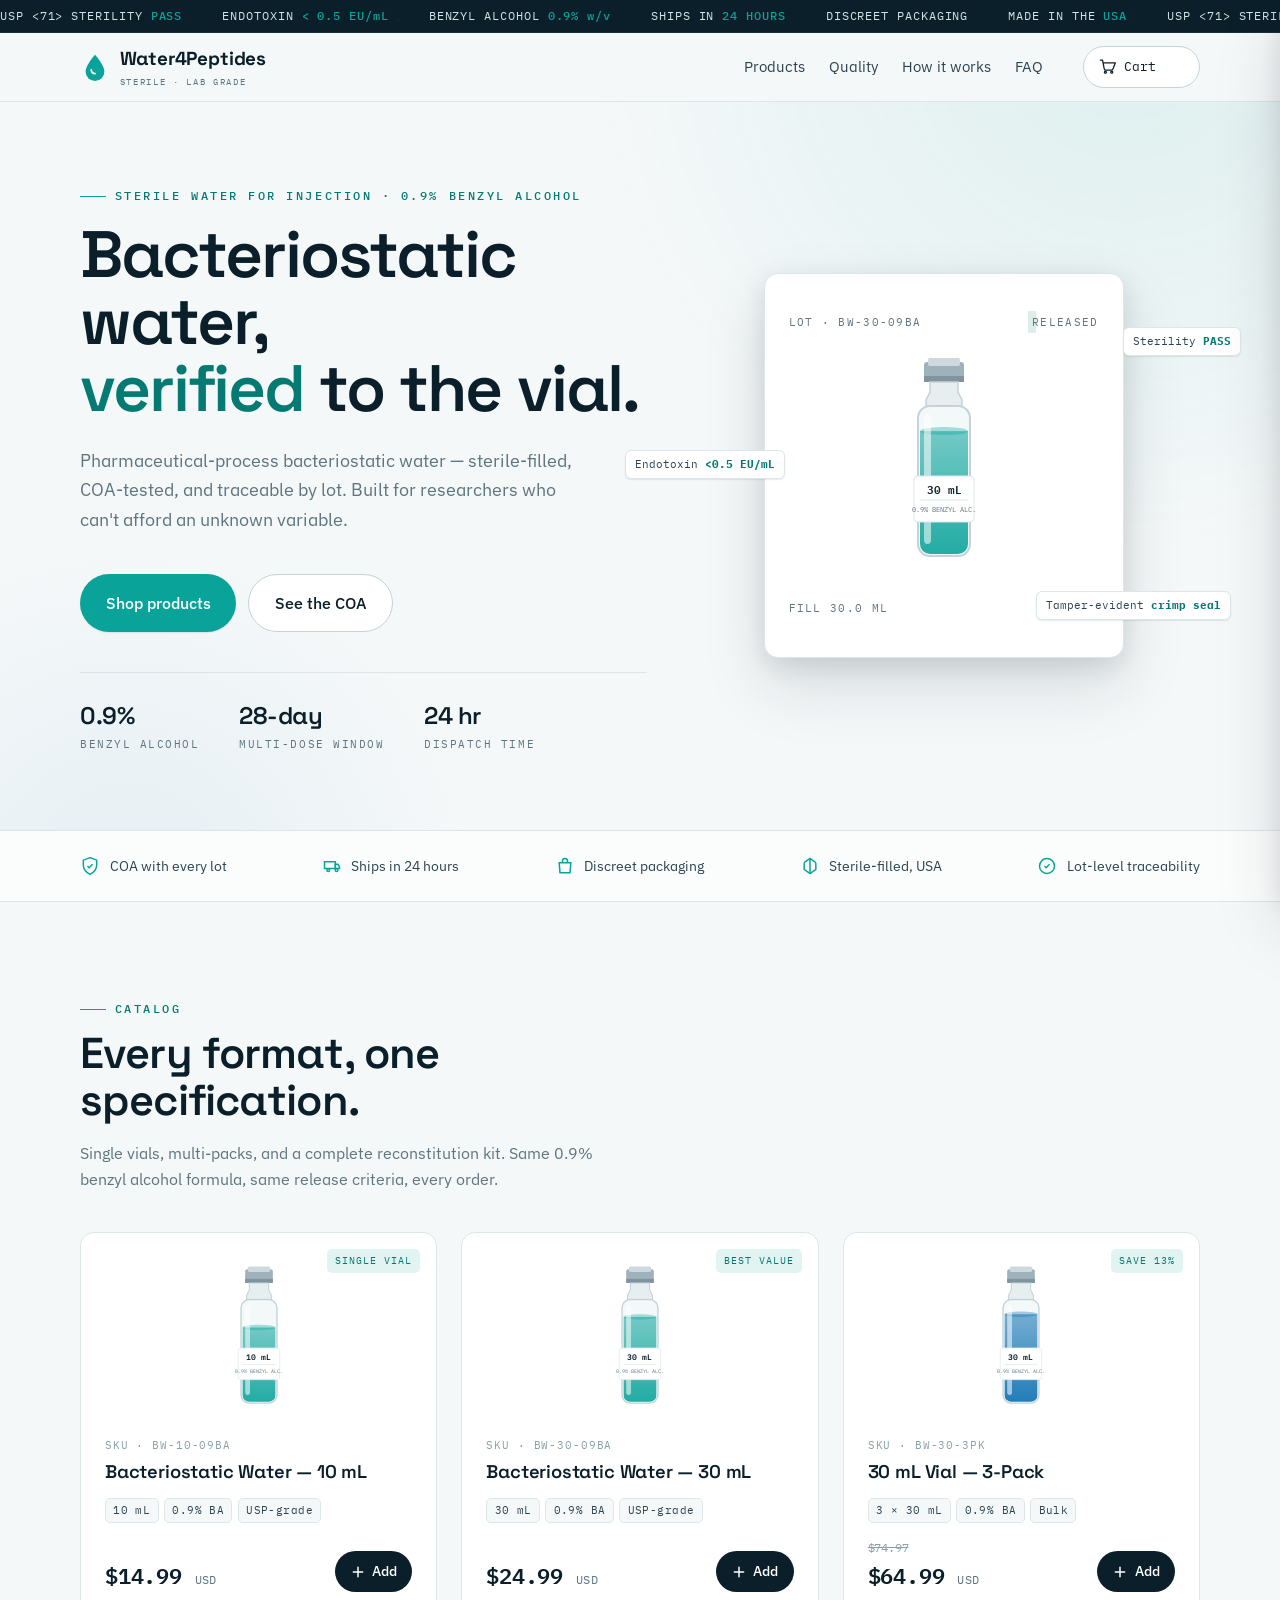
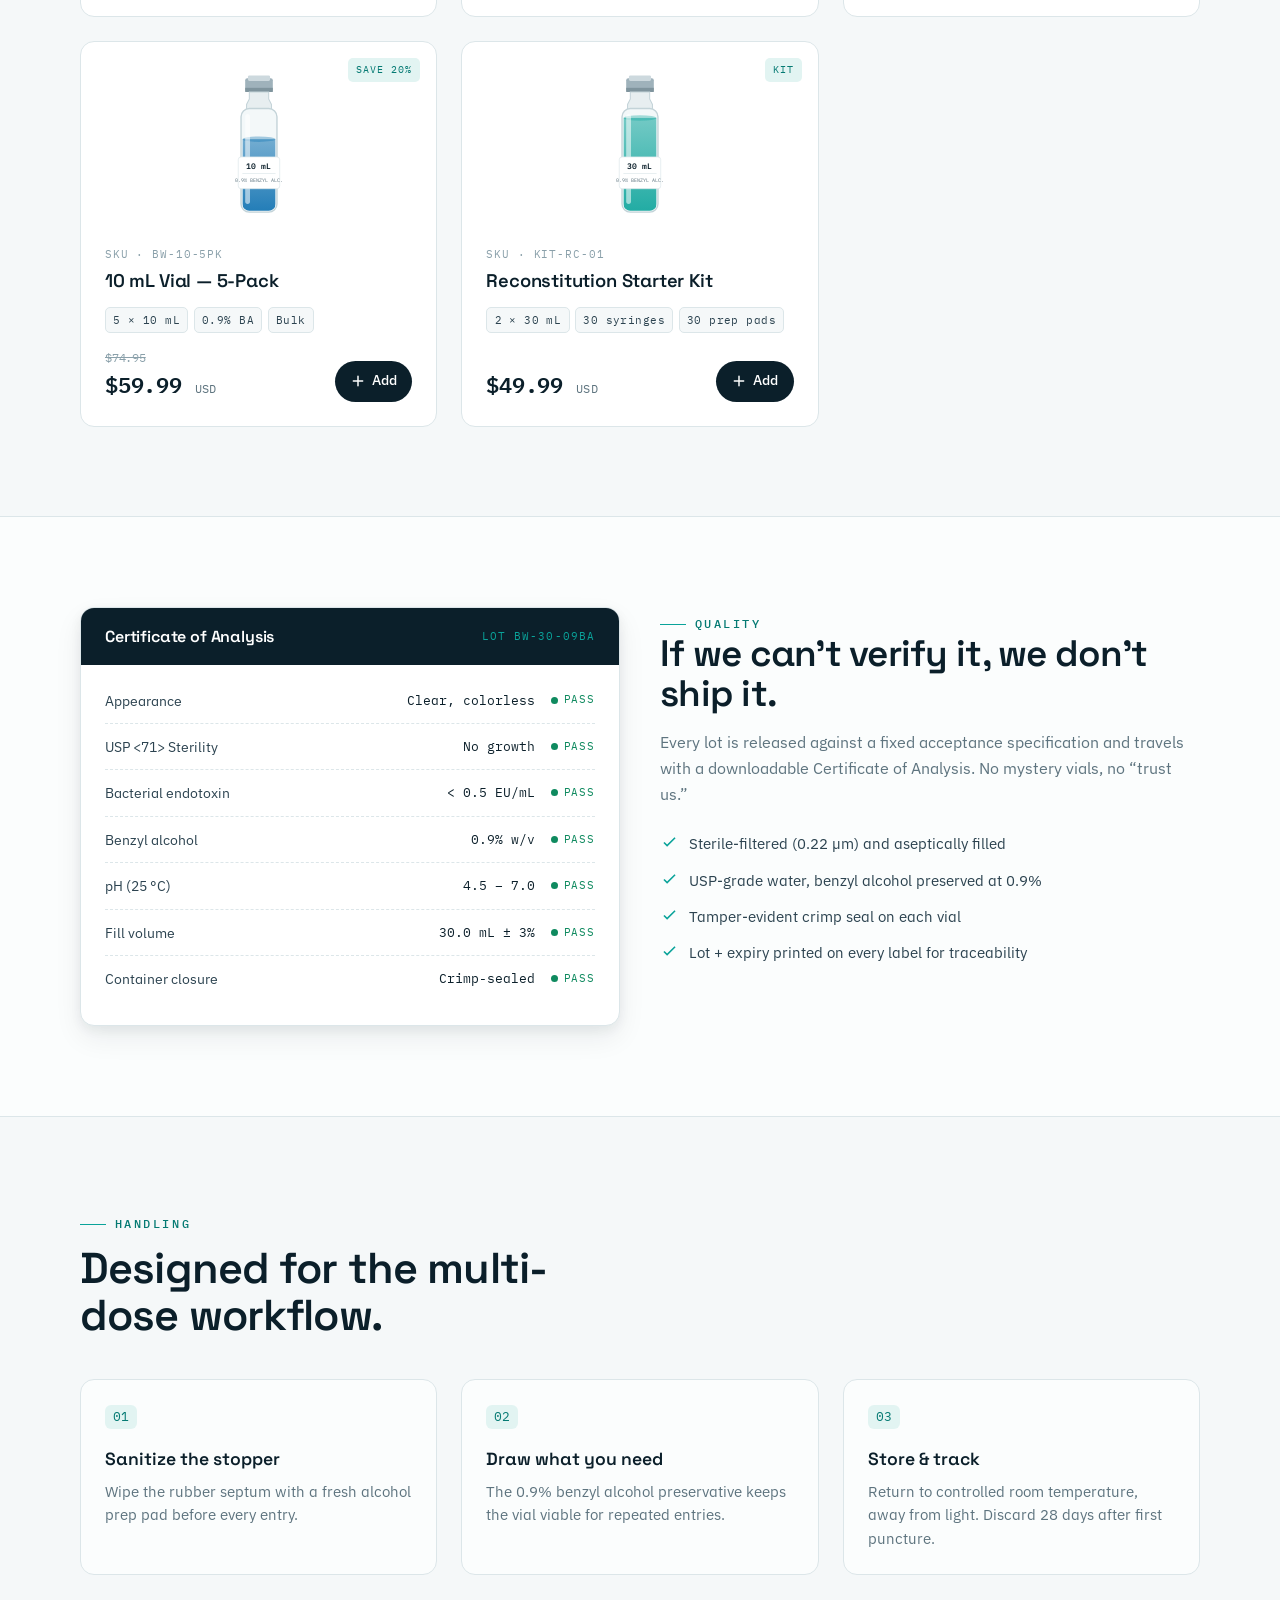
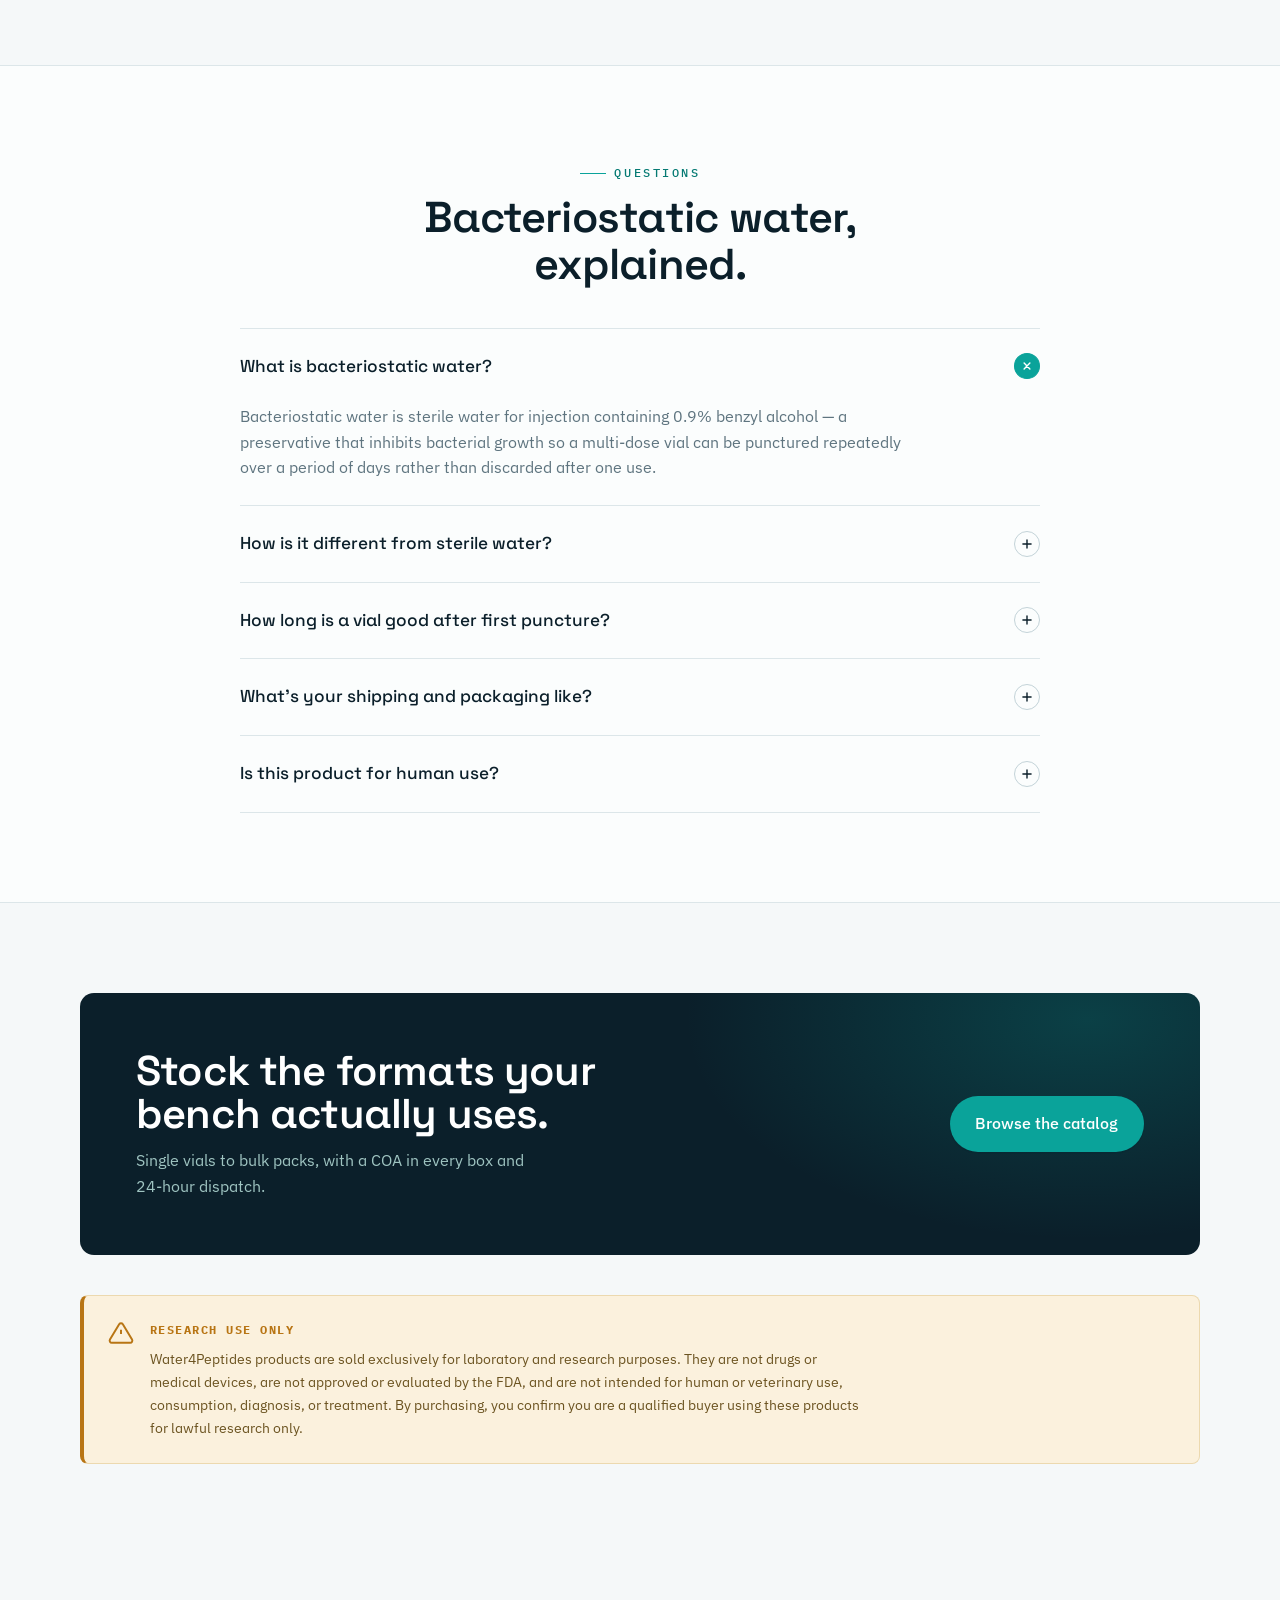
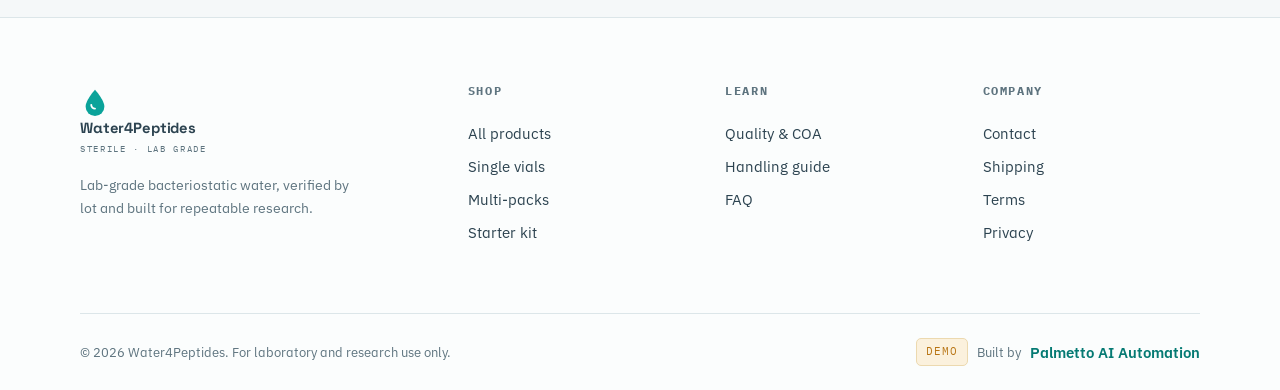
<file: index.html>
<!DOCTYPE html>
<html lang="en">
<head>
  <meta charset="UTF-8" />
  <meta name="viewport" content="width=device-width, initial-scale=1" />
  <title>Water4Peptides — Sterile Bacteriostatic Water (0.9% Benzyl Alcohol) | Lab & Research Use</title>
  <meta name="description" content="Lab-grade bacteriostatic water — 0.9% benzyl alcohol in sterile water for injection. USP-process, COA-verified, sterile-filled in the USA. Ships in 24 hours. For laboratory and research use only." />
  <meta name="theme-color" content="#0b1f2a" />
  <link rel="canonical" href="https://palmettoai.github.io/bac-water-site/" />

  <!-- Open Graph / Twitter -->
  <meta property="og:type" content="website" />
  <meta property="og:site_name" content="Water4Peptides" />
  <meta property="og:title" content="Water4Peptides — Sterile Bacteriostatic Water, COA-Verified" />
  <meta property="og:description" content="0.9% benzyl alcohol bacteriostatic water. Sterile-filled in the USA, lab-tested, ships in 24h. For laboratory and research use only." />
  <meta property="og:url" content="https://palmettoai.github.io/bac-water-site/" />
  <meta property="og:image" content="https://palmettoai.github.io/bac-water-site/assets/og.png" />
  <meta name="twitter:card" content="summary_large_image" />
  <meta name="twitter:title" content="Water4Peptides — Sterile Bacteriostatic Water" />
  <meta name="twitter:description" content="COA-verified 0.9% benzyl alcohol bacteriostatic water. Sterile-filled in the USA. Research use only." />
  <meta name="twitter:image" content="https://palmettoai.github.io/bac-water-site/assets/og.png" />

  <!-- Fonts -->
  <link rel="preconnect" href="https://fonts.googleapis.com" />
  <link rel="preconnect" href="https://fonts.gstatic.com" crossorigin />
  <link href="https://fonts.googleapis.com/css2?family=Space+Grotesk:wght@500;600;700&family=IBM+Plex+Sans:wght@400;500;600&family=IBM+Plex+Mono:wght@400;500;600&display=swap" rel="stylesheet" />

  <link rel="stylesheet" href="assets/css/styles.css" />
  <link rel="icon" href="data:image/svg+xml,%3Csvg xmlns='http://www.w3.org/2000/svg' viewBox='0 0 32 32'%3E%3Cpath d='M16 3C16 3 6 14 6 21a10 10 0 0 0 20 0C26 14 16 3 16 3Z' fill='%230aa39a'/%3E%3C/svg%3E" />

  <!-- Structured data -->
  <script type="application/ld+json">
  {
    "@context": "https://schema.org",
    "@type": "Store",
    "name": "Water4Peptides",
    "description": "Lab-grade bacteriostatic water (0.9% benzyl alcohol) for laboratory and research use.",
    "url": "https://palmettoai.github.io/bac-water-site/",
    "image": "https://palmettoai.github.io/bac-water-site/assets/og.png",
    "priceRange": "$$",
    "areaServed": "US"
  }
  </script>
  <script type="application/ld+json">
  {
    "@context": "https://schema.org",
    "@type": "FAQPage",
    "mainEntity": [
      {"@type":"Question","name":"What is bacteriostatic water?","acceptedAnswer":{"@type":"Answer","text":"Bacteriostatic water is sterile water for injection containing 0.9% benzyl alcohol, a preservative that inhibits bacterial growth and allows a multi-dose vial to be punctured repeatedly over time."}},
      {"@type":"Question","name":"How is it different from sterile water?","acceptedAnswer":{"@type":"Answer","text":"Plain sterile water has no preservative and is single-use once opened. The 0.9% benzyl alcohol in bacteriostatic water lets the vial be re-entered for up to 28 days when stored properly."}},
      {"@type":"Question","name":"How long is a vial good for after first puncture?","acceptedAnswer":{"@type":"Answer","text":"Up to 28 days when stored at controlled room temperature, away from light, with the stopper sanitized before each entry."}},
      {"@type":"Question","name":"Is this product for human use?","acceptedAnswer":{"@type":"Answer","text":"No. All products are sold strictly for laboratory and research use only. They are not drugs, are not FDA-evaluated, and are not for human or veterinary use."}}
    ]
  }
  </script>
</head>
<body>

  <!-- sterility ticker -->
  <div class="ticker" aria-hidden="true">
    <div class="ticker__track">
      <span>USP &lt;71&gt; STERILITY <b>PASS</b></span>
      <span>ENDOTOXIN <b>&lt; 0.5 EU/mL</b></span>
      <span>BENZYL ALCOHOL <b>0.9% w/v</b></span>
      <span>SHIPS IN <b>24 HOURS</b></span>
      <span>DISCREET PACKAGING</span>
      <span>MADE IN THE <b>USA</b></span>
      <span>USP &lt;71&gt; STERILITY <b>PASS</b></span>
      <span>ENDOTOXIN <b>&lt; 0.5 EU/mL</b></span>
      <span>BENZYL ALCOHOL <b>0.9% w/v</b></span>
      <span>SHIPS IN <b>24 HOURS</b></span>
      <span>DISCREET PACKAGING</span>
      <span>MADE IN THE <b>USA</b></span>
    </div>
  </div>

  <!-- header -->
  <header class="hdr">
    <div class="wrap hdr__bar">
      <a class="brand" href="/" aria-label="Water4Peptides home">
        <svg class="brand__mark" viewBox="0 0 32 32" aria-hidden="true">
          <path d="M16 3C16 3 6 14 6 21a10 10 0 0 0 20 0C26 14 16 3 16 3Z" fill="#0aa39a"/>
          <path d="M16 3C16 3 6 14 6 21a10 10 0 0 0 20 0C26 14 16 3 16 3Z" fill="#057a73" opacity=".0"/>
          <path d="M12 19a4 4 0 0 0 4 4" stroke="#fff" stroke-width="2" fill="none" stroke-linecap="round"/>
        </svg>
        <span>Water4Peptides<small>STERILE · LAB GRADE</small></span>
      </a>
      <nav class="nav" id="nav" aria-label="Primary">
        <a href="#products">Products</a>
        <a href="#quality">Quality</a>
        <a href="#how">How it works</a>
        <a href="#faq">FAQ</a>
      </nav>
      <div class="hdr__actions">
        <button class="cart-btn" id="cart-button" data-open-cart aria-label="Open cart">
          <svg width="17" height="17" viewBox="0 0 24 24" fill="none" stroke="currentColor" stroke-width="1.8" stroke-linecap="round" stroke-linejoin="round" aria-hidden="true"><circle cx="9" cy="20" r="1.4"/><circle cx="18" cy="20" r="1.4"/><path d="M2 3h3l2.4 12.3a2 2 0 0 0 2 1.7h8.3a2 2 0 0 0 2-1.6L23 7H6"/></svg>
          <span class="label-hide">Cart</span>
          <span class="cart-btn__count" data-cart-count>0</span>
        </button>
        <button class="menu-toggle" id="menu-toggle" aria-label="Toggle menu" aria-controls="nav">
          <svg width="22" height="22" viewBox="0 0 24 24" fill="none" stroke="currentColor" stroke-width="2" stroke-linecap="round" aria-hidden="true"><path d="M3 6h18M3 12h18M3 18h18"/></svg>
        </button>
      </div>
    </div>
  </header>

  <main>
    <!-- hero -->
    <section class="hero">
      <div class="wrap hero__grid">
        <div>
          <span class="eyebrow">Sterile water for injection · 0.9% benzyl alcohol</span>
          <h1>Bacteriostatic water,<br><em>verified</em> to the vial.</h1>
          <p class="hero__sub">Pharmaceutical-process bacteriostatic water — sterile-filled, COA-tested, and traceable by lot. Built for researchers who can't afford an unknown variable.</p>
          <div class="hero__cta">
            <a href="#products" class="btn btn--primary btn--lg">Shop products</a>
            <a href="#quality" class="btn btn--ghost btn--lg">See the COA</a>
          </div>
          <div class="hero__stats">
            <div class="hero__stat"><div class="n">0.9%</div><div class="l">Benzyl alcohol</div></div>
            <div class="hero__stat"><div class="n">28-day</div><div class="l">Multi-dose window</div></div>
            <div class="hero__stat"><div class="n">24 hr</div><div class="l">Dispatch time</div></div>
          </div>
        </div>
        <div class="hero__viz">
          <div class="viz-card">
            <div class="viz-card__head"><span>LOT · BW-30-09BA</span><span><i class="viz-card__dot"></i> RELEASED</span></div>
            <div class="viz-vial" id="hero-vial"></div>
            <div class="viz-card__head"><span>FILL 30.0 mL</span><span>pH 5.4</span></div>
          </div>
          <div class="callout callout--1">Sterility <b>PASS</b></div>
          <div class="callout callout--2">Endotoxin <b>&lt;0.5 EU/mL</b></div>
          <div class="callout callout--3">Tamper-evident <b>crimp seal</b></div>
        </div>
      </div>
    </section>

    <!-- trust bar -->
    <section class="trustbar">
      <div class="wrap trustbar__row">
        <div class="trust-item"><svg viewBox="0 0 24 24" fill="none" stroke="currentColor" stroke-width="1.8" aria-hidden="true"><path d="M12 2 4 5v6c0 5 3.4 8.5 8 11 4.6-2.5 8-6 8-11V5z"/><path d="m9 12 2 2 4-4"/></svg> COA with every lot</div>
        <div class="trust-item"><svg viewBox="0 0 24 24" fill="none" stroke="currentColor" stroke-width="1.8" aria-hidden="true"><path d="M3 7h13v8H3z"/><path d="M16 10h3l2 3v2h-5z"/><circle cx="7.5" cy="17" r="1.6"/><circle cx="17.5" cy="17" r="1.6"/></svg> Ships in 24 hours</div>
        <div class="trust-item"><svg viewBox="0 0 24 24" fill="none" stroke="currentColor" stroke-width="1.8" aria-hidden="true"><path d="M5 8h14l-1 12H6z"/><path d="M9 8V6a3 3 0 0 1 6 0v2"/></svg> Discreet packaging</div>
        <div class="trust-item"><svg viewBox="0 0 24 24" fill="none" stroke="currentColor" stroke-width="1.8" aria-hidden="true"><path d="M12 3v18M5 8l7-5 7 5"/><path d="M5 8v8l7 5 7-5V8"/></svg> Sterile-filled, USA</div>
        <div class="trust-item"><svg viewBox="0 0 24 24" fill="none" stroke="currentColor" stroke-width="1.8" aria-hidden="true"><circle cx="12" cy="12" r="9"/><path d="m9 12 2 2 4-4"/></svg> Lot-level traceability</div>
      </div>
    </section>

    <!-- products -->
    <section class="section" id="products">
      <div class="wrap">
        <div class="section-head reveal">
          <span class="eyebrow">Catalog</span>
          <h2>Every format, one specification.</h2>
          <p>Single vials, multi-packs, and a complete reconstitution kit. Same 0.9% benzyl alcohol formula, same release criteria, every order.</p>
        </div>
        <div class="products" id="product-grid"><!-- rendered by store.js --></div>
      </div>
    </section>

    <!-- quality / COA -->
    <section class="section" id="quality" style="background:var(--c-panel);border-block:1px solid var(--c-line)">
      <div class="wrap coa-layout">
        <div class="coa reveal" role="img" aria-label="Sample Certificate of Analysis for lot BW-30-09BA">
          <div class="coa__top"><h3>Certificate of Analysis</h3><span>LOT BW-30-09BA</span></div>
          <div class="coa__rows">
            <div class="coa-row"><span class="k">Appearance</span><span class="v">Clear, colorless</span><span class="pass">PASS</span></div>
            <div class="coa-row"><span class="k">USP &lt;71&gt; Sterility</span><span class="v">No growth</span><span class="pass">PASS</span></div>
            <div class="coa-row"><span class="k">Bacterial endotoxin</span><span class="v">&lt; 0.5 EU/mL</span><span class="pass">PASS</span></div>
            <div class="coa-row"><span class="k">Benzyl alcohol</span><span class="v">0.9% w/v</span><span class="pass">PASS</span></div>
            <div class="coa-row"><span class="k">pH (25 °C)</span><span class="v">4.5 – 7.0</span><span class="pass">PASS</span></div>
            <div class="coa-row"><span class="k">Fill volume</span><span class="v">30.0 mL ± 3%</span><span class="pass">PASS</span></div>
            <div class="coa-row"><span class="k">Container closure</span><span class="v">Crimp-sealed</span><span class="pass">PASS</span></div>
          </div>
        </div>
        <div class="coa__copy reveal">
          <span class="eyebrow">Quality</span>
          <h2>If we can't verify it, we don't ship it.</h2>
          <p>Every lot is released against a fixed acceptance specification and travels with a downloadable Certificate of Analysis. No mystery vials, no “trust us.”</p>
          <ul class="coa__list">
            <li><svg viewBox="0 0 24 24" fill="none" stroke="currentColor" stroke-width="2" aria-hidden="true"><path d="m5 12 4 4L19 6"/></svg> Sterile-filtered (0.22 µm) and aseptically filled</li>
            <li><svg viewBox="0 0 24 24" fill="none" stroke="currentColor" stroke-width="2" aria-hidden="true"><path d="m5 12 4 4L19 6"/></svg> USP-grade water, benzyl alcohol preserved at 0.9%</li>
            <li><svg viewBox="0 0 24 24" fill="none" stroke="currentColor" stroke-width="2" aria-hidden="true"><path d="m5 12 4 4L19 6"/></svg> Tamper-evident crimp seal on each vial</li>
            <li><svg viewBox="0 0 24 24" fill="none" stroke="currentColor" stroke-width="2" aria-hidden="true"><path d="m5 12 4 4L19 6"/></svg> Lot + expiry printed on every label for traceability</li>
          </ul>
        </div>
      </div>
    </section>

    <!-- how it works -->
    <section class="section" id="how">
      <div class="wrap">
        <div class="section-head reveal">
          <span class="eyebrow">Handling</span>
          <h2>Designed for the multi-dose workflow.</h2>
        </div>
        <div class="steps">
          <div class="step reveal"><h4>Sanitize the stopper</h4><p>Wipe the rubber septum with a fresh alcohol prep pad before every entry.</p></div>
          <div class="step reveal"><h4>Draw what you need</h4><p>The 0.9% benzyl alcohol preservative keeps the vial viable for repeated entries.</p></div>
          <div class="step reveal"><h4>Store &amp; track</h4><p>Return to controlled room temperature, away from light. Discard 28 days after first puncture.</p></div>
        </div>
      </div>
    </section>

    <!-- FAQ -->
    <section class="section" id="faq" style="background:var(--c-panel);border-block:1px solid var(--c-line)">
      <div class="wrap">
        <div class="section-head reveal" style="text-align:center;margin-inline:auto">
          <span class="eyebrow">Questions</span>
          <h2>Bacteriostatic water, explained.</h2>
        </div>
        <div class="faq reveal">
          <details open>
            <summary>What is bacteriostatic water? <span class="ico" aria-hidden="true"><svg width="14" height="14" viewBox="0 0 24 24" fill="none" stroke="currentColor" stroke-width="2.4" stroke-linecap="round"><path d="M12 5v14M5 12h14"/></svg></span></summary>
            <p>Bacteriostatic water is sterile water for injection containing 0.9% benzyl alcohol — a preservative that inhibits bacterial growth so a multi-dose vial can be punctured repeatedly over a period of days rather than discarded after one use.</p>
          </details>
          <details>
            <summary>How is it different from sterile water? <span class="ico" aria-hidden="true"><svg width="14" height="14" viewBox="0 0 24 24" fill="none" stroke="currentColor" stroke-width="2.4" stroke-linecap="round"><path d="M12 5v14M5 12h14"/></svg></span></summary>
            <p>Plain sterile water carries no preservative and is intended for single use once opened. The benzyl alcohol in bacteriostatic water lets the same vial be re-entered for up to 28 days when stored correctly.</p>
          </details>
          <details>
            <summary>How long is a vial good after first puncture? <span class="ico" aria-hidden="true"><svg width="14" height="14" viewBox="0 0 24 24" fill="none" stroke="currentColor" stroke-width="2.4" stroke-linecap="round"><path d="M12 5v14M5 12h14"/></svg></span></summary>
            <p>Up to 28 days when stored at controlled room temperature, protected from light, with the stopper sanitized before each entry. Always discard at the printed expiry or 28 days post-puncture, whichever comes first.</p>
          </details>
          <details>
            <summary>What's your shipping and packaging like? <span class="ico" aria-hidden="true"><svg width="14" height="14" viewBox="0 0 24 24" fill="none" stroke="currentColor" stroke-width="2.4" stroke-linecap="round"><path d="M12 5v14M5 12h14"/></svg></span></summary>
            <p>Orders placed before 2pm ET ship the same business day in plain, unbranded, crush-resistant packaging. Free shipping unlocks at $75.</p>
          </details>
          <details>
            <summary>Is this product for human use? <span class="ico" aria-hidden="true"><svg width="14" height="14" viewBox="0 0 24 24" fill="none" stroke="currentColor" stroke-width="2.4" stroke-linecap="round"><path d="M12 5v14M5 12h14"/></svg></span></summary>
            <p>No. All products are sold strictly for laboratory and research use only. They are not drugs, have not been evaluated by the FDA, and are not intended for human or veterinary use, diagnosis, or treatment.</p>
          </details>
        </div>
      </div>
    </section>

    <!-- compliance + CTA -->
    <section class="section">
      <div class="wrap" style="display:grid;gap:var(--s-xl)">
        <div class="cta-band reveal">
          <div class="cta-band__in">
            <div>
              <h2>Stock the formats your bench actually uses.</h2>
              <p>Single vials to bulk packs, with a COA in every box and 24-hour dispatch.</p>
            </div>
            <a href="#products" class="btn btn--primary btn--lg">Browse the catalog</a>
          </div>
        </div>
        <div class="notice reveal" role="note">
          <svg viewBox="0 0 24 24" fill="none" stroke="currentColor" stroke-width="1.8" aria-hidden="true"><path d="M12 9v4m0 4h.01M10.3 3.9 1.8 18a2 2 0 0 0 1.7 3h17a2 2 0 0 0 1.7-3L13.7 3.9a2 2 0 0 0-3.4 0z"/></svg>
          <div>
            <h4>Research use only</h4>
            <p>Water4Peptides products are sold exclusively for laboratory and research purposes. They are not drugs or medical devices, are not approved or evaluated by the FDA, and are not intended for human or veterinary use, consumption, diagnosis, or treatment. By purchasing, you confirm you are a qualified buyer using these products for lawful research only.</p>
          </div>
        </div>
      </div>
    </section>
  </main>

  <!-- footer -->
  <footer class="ftr">
    <div class="wrap">
      <div class="ftr__grid">
        <div class="ftr__brand">
          <a class="brand" href="/" aria-label="Water4Peptides home">
            <svg class="brand__mark" viewBox="0 0 32 32" aria-hidden="true"><path d="M16 3C16 3 6 14 6 21a10 10 0 0 0 20 0C26 14 16 3 16 3Z" fill="#0aa39a"/><path d="M12 19a4 4 0 0 0 4 4" stroke="#fff" stroke-width="2" fill="none" stroke-linecap="round"/></svg>
            <span>Water4Peptides<small>STERILE · LAB GRADE</small></span>
          </a>
          <p>Lab-grade bacteriostatic water, verified by lot and built for repeatable research.</p>
        </div>
        <div>
          <h5>Shop</h5>
          <a href="#products">All products</a>
          <a href="#products">Single vials</a>
          <a href="#products">Multi-packs</a>
          <a href="#products">Starter kit</a>
        </div>
        <div>
          <h5>Learn</h5>
          <a href="#quality">Quality &amp; COA</a>
          <a href="#how">Handling guide</a>
          <a href="#faq">FAQ</a>
        </div>
        <div>
          <h5>Company</h5>
          <a href="#">Contact</a>
          <a href="#">Shipping</a>
          <a href="#">Terms</a>
          <a href="#">Privacy</a>
        </div>
      </div>
      <div class="ftr__bottom">
        <span>© <span data-year>2026</span> Water4Peptides. For laboratory and research use only.</span>
        <span class="ftr__credit"><span class="demo-flag">DEMO</span> Built by <a href="https://palmettoaiautomation.com" target="_blank" rel="noopener">Palmetto AI Automation</a></span>
      </div>
    </div>
  </footer>

  <!-- cart drawer -->
  <div class="scrim" id="scrim"></div>
  <aside class="drawer" id="drawer" aria-label="Shopping cart" aria-hidden="true">
    <div class="drawer__head">
      <h3>Your cart</h3>
      <button class="icon-btn" data-close-cart aria-label="Close cart">
        <svg width="22" height="22" viewBox="0 0 24 24" fill="none" stroke="currentColor" stroke-width="2" stroke-linecap="round" aria-hidden="true"><path d="M18 6 6 18M6 6l12 12"/></svg>
      </button>
    </div>
    <div class="ship-bar" id="ship-bar">
      <span data-ship-msg>Spend <b>$75.00</b> to unlock free discreet shipping.</span>
      <div class="ship-bar__track"><div class="ship-bar__fill" data-ship-fill></div></div>
    </div>
    <div class="drawer__items" id="drawer-items"></div>
    <div class="drawer__foot" id="drawer-foot" hidden>
      <div class="drawer__total"><span class="l">Subtotal</span><span class="v" id="drawer-total">$0.00</span></div>
      <a href="checkout.html" class="btn btn--primary btn--block btn--lg">Checkout</a>
      <p class="fineprint">Demo checkout — no payment is processed. Shipping &amp; tax calculated at checkout.</p>
    </div>
  </aside>

  <script src="assets/js/store.js"></script>
</body>
</html>
</file>
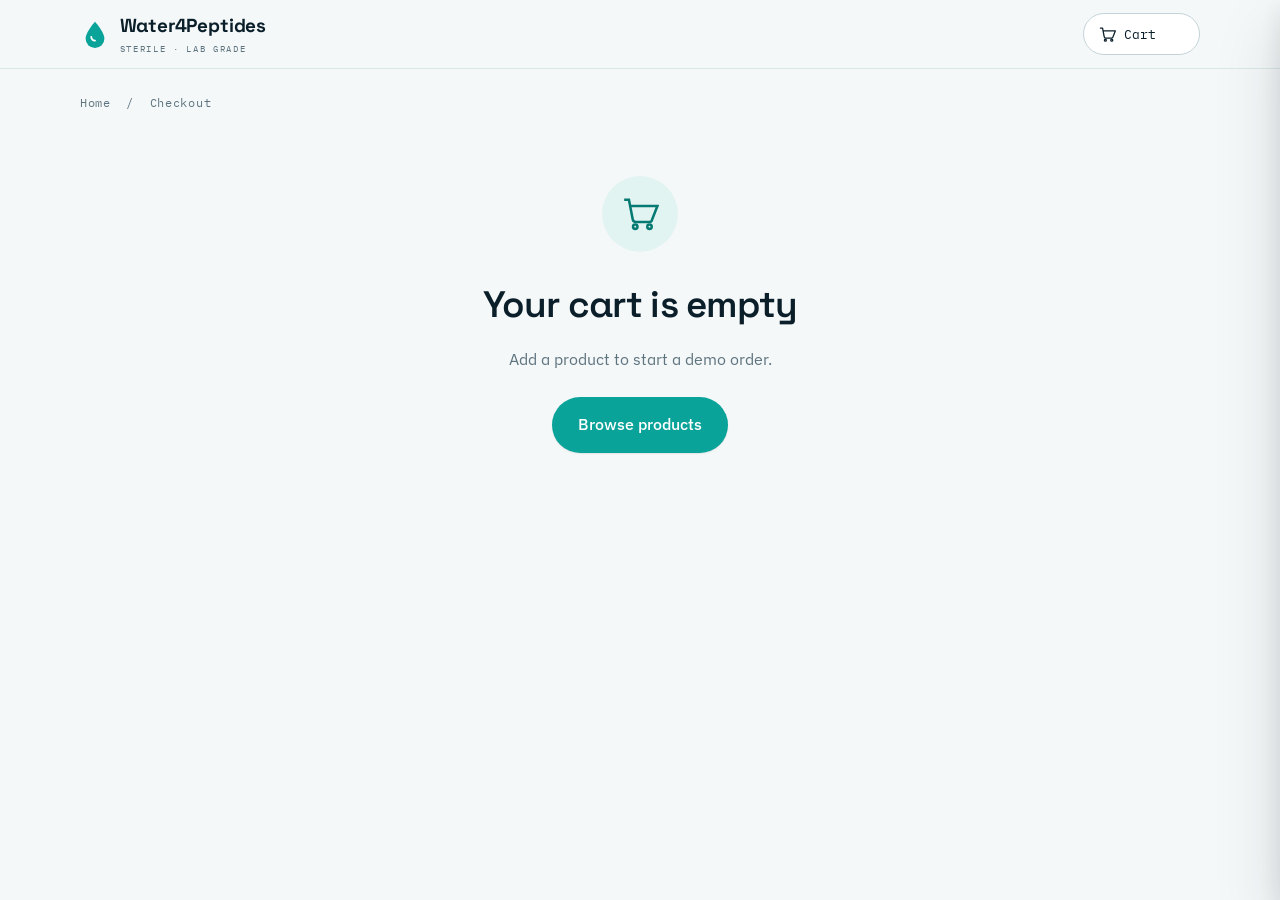
<file: checkout.html>
<!DOCTYPE html>
<html lang="en">
<head>
  <meta charset="UTF-8" />
  <meta name="viewport" content="width=device-width, initial-scale=1" />
  <title>Checkout — Water4Peptides</title>
  <meta name="description" content="Secure demo checkout for Water4Peptides bacteriostatic water. For laboratory and research use only." />
  <meta name="robots" content="noindex" />
  <meta name="theme-color" content="#0b1f2a" />

  <link rel="preconnect" href="https://fonts.googleapis.com" />
  <link rel="preconnect" href="https://fonts.gstatic.com" crossorigin />
  <link href="https://fonts.googleapis.com/css2?family=Space+Grotesk:wght@500;600;700&family=IBM+Plex+Sans:wght@400;500;600&family=IBM+Plex+Mono:wght@400;500;600&display=swap" rel="stylesheet" />
  <link rel="stylesheet" href="assets/css/styles.css" />
  <link rel="icon" href="data:image/svg+xml,%3Csvg xmlns='http://www.w3.org/2000/svg' viewBox='0 0 32 32'%3E%3Cpath d='M16 3C16 3 6 14 6 21a10 10 0 0 0 20 0C26 14 16 3 16 3Z' fill='%230aa39a'/%3E%3C/svg%3E" />
</head>
<body>
  <header class="hdr">
    <div class="wrap hdr__bar">
      <a class="brand" href="index.html" aria-label="Water4Peptides home">
        <svg class="brand__mark" viewBox="0 0 32 32" aria-hidden="true"><path d="M16 3C16 3 6 14 6 21a10 10 0 0 0 20 0C26 14 16 3 16 3Z" fill="#0aa39a"/><path d="M12 19a4 4 0 0 0 4 4" stroke="#fff" stroke-width="2" fill="none" stroke-linecap="round"/></svg>
        <span>Water4Peptides<small>STERILE · LAB GRADE</small></span>
      </a>
      <div class="hdr__actions" style="margin-left:auto">
        <button class="cart-btn" id="cart-button" data-open-cart aria-label="Open cart">
          <svg width="17" height="17" viewBox="0 0 24 24" fill="none" stroke="currentColor" stroke-width="1.8" stroke-linecap="round" stroke-linejoin="round" aria-hidden="true"><circle cx="9" cy="20" r="1.4"/><circle cx="18" cy="20" r="1.4"/><path d="M2 3h3l2.4 12.3a2 2 0 0 0 2 1.7h8.3a2 2 0 0 0 2-1.6L23 7H6"/></svg>
          <span class="label-hide">Cart</span>
          <span class="cart-btn__count" data-cart-count>0</span>
        </button>
      </div>
    </div>
  </header>

  <main class="wrap" style="padding-bottom:var(--s-3xl)">
    <nav class="crumbs" aria-label="Breadcrumb"><a href="index.html">Home</a> &nbsp;/&nbsp; Checkout</nav>

    <!-- empty state -->
    <div id="checkout-empty" hidden>
      <div class="confirm">
        <div class="confirm__check"><svg viewBox="0 0 24 24" fill="none" stroke="currentColor" stroke-width="1.6" aria-hidden="true"><circle cx="9" cy="20" r="1.4"/><circle cx="18" cy="20" r="1.4"/><path d="M2 3h3l2.4 12.3a2 2 0 0 0 2 1.7h8.3a2 2 0 0 0 2-1.6L23 7H6"/></svg></div>
        <h2>Your cart is empty</h2>
        <p style="color:var(--c-muted);margin-top:var(--s-sm)">Add a product to start a demo order.</p>
        <p style="margin-top:var(--s-lg)"><a href="index.html#products" class="btn btn--primary btn--lg">Browse products</a></p>
      </div>
    </div>

    <!-- checkout -->
    <form id="checkout-form">
      <div id="checkout-main">
        <h1 style="font-family:var(--f-display);font-weight:600;font-size:clamp(1.8rem,4vw,2.6rem);letter-spacing:-.02em;padding-block:var(--s-lg) var(--s-md)">Checkout</h1>
        <div class="checkout">
          <div>
            <div class="demo-banner">
              <svg viewBox="0 0 24 24" fill="none" stroke="currentColor" stroke-width="1.8" aria-hidden="true"><path d="M12 9v4m0 4h.01M10.3 3.9 1.8 18a2 2 0 0 0 1.7 3h17a2 2 0 0 0 1.7-3L13.7 3.9a2 2 0 0 0-3.4 0z"/></svg>
              <span><strong>This is a demonstration.</strong> No payment is processed and no order is shipped. Enter placeholder details only.</span>
            </div>

            <div class="panel">
              <h3><span class="num">1</span> Contact</h3>
              <div class="field">
                <label for="email">Email address</label>
                <input id="email" name="email" type="email" autocomplete="email" required placeholder="you@lab.org" />
              </div>
              <div class="field">
                <label for="name">Full name</label>
                <input id="name" name="name" type="text" autocomplete="name" required placeholder="Alex Researcher" />
              </div>
            </div>

            <div class="panel">
              <h3><span class="num">2</span> Shipping address</h3>
              <div class="field">
                <label for="addr">Street address</label>
                <input id="addr" name="address" type="text" autocomplete="street-address" required placeholder="100 Laboratory Way" />
              </div>
              <div class="field field--row">
                <div><label for="city">City</label><input id="city" name="city" type="text" autocomplete="address-level2" required placeholder="Columbia" /></div>
                <div><label for="state">State</label><input id="state" name="state" type="text" autocomplete="address-level1" required placeholder="SC" /></div>
              </div>
              <div class="field field--row">
                <div><label for="zip">ZIP code</label><input id="zip" name="zip" type="text" inputmode="numeric" autocomplete="postal-code" required placeholder="29201" /></div>
                <div>
                  <label for="country">Country</label>
                  <select id="country" name="country" autocomplete="country-name"><option>United States</option></select>
                </div>
              </div>
            </div>

            <div class="panel">
              <h3><span class="num">3</span> Payment <span style="font-family:var(--f-mono);font-size:.66rem;letter-spacing:.1em;color:var(--c-amber);background:var(--c-amber-wash);border:1px solid #ecd9af;padding:.2rem .45rem;border-radius:5px">SIMULATED</span></h3>
              <div style="display:flex;align-items:center;justify-content:space-between;gap:var(--s-md);padding:var(--s-md);border:1px solid var(--c-line-strong);border-radius:var(--radius-sm);background:var(--c-surface)">
                <span style="display:flex;align-items:center;gap:.6rem;font-family:var(--f-mono);font-size:.9rem">
                  <svg width="34" height="22" viewBox="0 0 34 22" fill="none" aria-hidden="true"><rect x=".5" y=".5" width="33" height="21" rx="3" fill="#fff" stroke="#c3d3d8"/><rect x="0" y="5" width="34" height="4" fill="#0b1f2a"/></svg>
                  •••• •••• •••• 4242
                </span>
                <span style="font-family:var(--f-mono);font-size:.82rem;color:var(--c-muted)">12 / 34</span>
              </div>
              <p style="font-size:.78rem;color:var(--c-faint);margin-top:.6rem">In production this is replaced by a live Stripe / Shopify payment element. No card data is collected in this demo.</p>
            </div>
          </div>

          <!-- summary -->
          <div>
            <div class="panel summary">
              <h3>Order summary</h3>
              <div class="summary__items" id="summary-items"></div>
              <div class="summary__row"><span>Subtotal</span><span class="v" id="sum-sub" style="font-family:var(--f-mono)">$0.00</span></div>
              <div class="summary__row"><span>Shipping</span><span class="v" id="sum-ship" style="font-family:var(--f-mono)">—</span></div>
              <div class="summary__row"><span>Est. tax (7%)</span><span class="v" id="sum-tax" style="font-family:var(--f-mono)">$0.00</span></div>
              <div class="summary__row total"><span>Total</span><span class="v" id="sum-total">$0.00</span></div>
              <button type="submit" class="btn btn--primary btn--block btn--lg" style="margin-top:var(--s-lg)">Place demo order</button>
              <p class="fineprint">For laboratory and research use only. By ordering you confirm you are a qualified buyer.</p>
            </div>
          </div>
        </div>
      </div>

      <!-- confirmation -->
      <div id="confirm" hidden>
        <div class="confirm">
          <div class="confirm__check"><svg viewBox="0 0 24 24" fill="none" stroke="currentColor" stroke-width="2.2" stroke-linecap="round" stroke-linejoin="round" aria-hidden="true"><path d="M20 6 9 17l-5-5"/></svg></div>
          <h2>Order confirmed</h2>
          <p style="color:var(--c-muted);margin-top:var(--s-sm)">Thanks! A confirmation would be sent to <strong id="confirm-email">your inbox</strong>.</p>
          <div class="order-no">ORDER <span id="order-number">PB-000000</span></div>
          <p style="margin-top:var(--s-xl)"><a href="index.html" class="btn btn--ghost btn--lg">Back to store</a></p>
          <p class="fineprint" style="margin-top:var(--s-lg)">This is a demonstration order. No payment was processed and nothing will ship.</p>
        </div>
      </div>
    </form>
  </main>

  <!-- cart drawer -->
  <div class="scrim" id="scrim"></div>
  <aside class="drawer" id="drawer" aria-label="Shopping cart" aria-hidden="true">
    <div class="drawer__head">
      <h3>Your cart</h3>
      <button class="icon-btn" data-close-cart aria-label="Close cart"><svg width="22" height="22" viewBox="0 0 24 24" fill="none" stroke="currentColor" stroke-width="2" stroke-linecap="round" aria-hidden="true"><path d="M18 6 6 18M6 6l12 12"/></svg></button>
    </div>
    <div class="ship-bar" id="ship-bar">
      <span data-ship-msg>Spend <b>$75.00</b> to unlock free discreet shipping.</span>
      <div class="ship-bar__track"><div class="ship-bar__fill" data-ship-fill></div></div>
    </div>
    <div class="drawer__items" id="drawer-items"></div>
    <div class="drawer__foot" id="drawer-foot" hidden>
      <div class="drawer__total"><span class="l">Subtotal</span><span class="v" id="drawer-total">$0.00</span></div>
      <a href="checkout.html" class="btn btn--primary btn--block btn--lg">Checkout</a>
    </div>
  </aside>

  <script src="assets/js/store.js"></script>
</body>
</html>
</file>
<file: assets/css/styles.css>
/* ============================================================
   WATER4PEPTIDES — Bacteriostatic Water Storefront (demo)
   Archetype: Swiss/International × Minimalist-Refined (lab-clinical)
   Differentiator: Certificate-of-Analysis / instrument-readout motif
   ============================================================ */

/* ---------- Design Tokens ---------- */
:root {
  /* palette — cool near-white surface · deep navy ink · sterile teal · amber notice */
  --c-surface:      #f5f8f9;
  --c-surface-2:    #ffffff;
  --c-panel:        #fbfdfd;
  --c-ink:          #0b1f2a;
  --c-ink-soft:     #2c4350;
  --c-muted:        #5e747f;
  --c-faint:        #8aa0aa;
  --c-line:         #dce6e9;
  --c-line-strong:  #c3d3d8;
  --c-accent:       #0aa39a;   /* sterile teal */
  --c-accent-deep:  #057a73;
  --c-accent-wash:  #e2f4f2;
  --c-cyan:         #0b6fb0;
  --c-amber:        #b87514;
  --c-amber-wash:   #fbf1dd;
  --c-success:      #0f8a5f;
  --c-error:        #c0392b;

  /* type */
  --f-display: "Space Grotesk", "Helvetica Neue", sans-serif;
  --f-body:    "IBM Plex Sans", "Helvetica Neue", sans-serif;
  --f-mono:    "IBM Plex Mono", ui-monospace, "SFMono-Regular", monospace;

  /* spacing scale */
  --s-2xs: .25rem;
  --s-xs:  .5rem;
  --s-sm:  .75rem;
  --s-md:  1rem;
  --s-lg:  1.5rem;
  --s-xl:  2.5rem;
  --s-2xl: 4rem;
  --s-3xl: 6.5rem;

  /* shape & depth */
  --radius:    14px;
  --radius-sm: 8px;
  --shadow-sm: 0 1px 2px rgba(11,31,42,.05), 0 1px 1px rgba(11,31,42,.04);
  --shadow-md: 0 4px 12px rgba(11,31,42,.06), 0 12px 28px rgba(11,31,42,.07);
  --shadow-lg: 0 8px 24px rgba(11,31,42,.10), 0 28px 64px rgba(11,31,42,.13);
  --ring: 0 0 0 3px rgba(10,163,154,.35);

  --maxw: 1200px;
  --ease: cubic-bezier(.22,.61,.36,1);
}

/* ---------- Reset ---------- */
*, *::before, *::after { box-sizing: border-box; }
* { margin: 0; }
html { -webkit-text-size-adjust: 100%; scroll-behavior: smooth; }
@media (prefers-reduced-motion: reduce) {
  html { scroll-behavior: auto; }
  *, *::before, *::after { animation-duration: .001ms !important; transition-duration: .001ms !important; }
}
body {
  font-family: var(--f-body);
  background: var(--c-surface);
  color: var(--c-ink);
  line-height: 1.6;
  -webkit-font-smoothing: antialiased;
  text-rendering: optimizeLegibility;
  font-feature-settings: "ss01", "cv05";
  overflow-x: hidden;
}
img, svg { display: block; max-width: 100%; }
a { color: inherit; text-decoration: none; }
button { font: inherit; color: inherit; cursor: pointer; border: none; background: none; }
ul { list-style: none; padding: 0; }
:focus-visible { outline: none; box-shadow: var(--ring); border-radius: 4px; }

/* ---------- Layout primitives ---------- */
.wrap { width: 100%; max-width: var(--maxw); margin-inline: auto; padding-inline: clamp(1.1rem, 4vw, 2.5rem); }
.eyebrow {
  font-family: var(--f-mono);
  font-size: .72rem;
  font-weight: 500;
  letter-spacing: .22em;
  text-transform: uppercase;
  color: var(--c-accent-deep);
  display: inline-flex;
  align-items: center;
  gap: .55rem;
}
.eyebrow::before {
  content: "";
  width: 26px; height: 1px;
  background: var(--c-accent);
}
.section { padding-block: clamp(3.2rem, 7vw, var(--s-3xl)); }
.section-head { max-width: 56ch; margin-bottom: var(--s-xl); }
.section-head h2 {
  font-family: var(--f-display);
  font-weight: 600;
  font-size: clamp(1.7rem, 3.6vw, 2.7rem);
  line-height: 1.08;
  letter-spacing: -.02em;
  margin-top: var(--s-sm);
}
.section-head p { color: var(--c-muted); margin-top: var(--s-md); font-size: 1.02rem; max-width: 52ch; }

/* ---------- Sterility data strip (top) ---------- */
.ticker {
  background: var(--c-ink);
  color: #cfe6e4;
  font-family: var(--f-mono);
  font-size: .72rem;
  letter-spacing: .08em;
  overflow: hidden;
  white-space: nowrap;
  border-bottom: 1px solid #16323f;
}
.ticker__track {
  display: inline-flex;
  gap: 2.5rem;
  padding-block: .42rem;
  animation: ticker 38s linear infinite;
  will-change: transform;
}
.ticker span { display: inline-flex; align-items: center; gap: .5rem; }
.ticker b { color: var(--c-accent); font-weight: 500; }
@keyframes ticker { to { transform: translateX(-50%); } }
@media (prefers-reduced-motion: reduce) { .ticker__track { animation: none; } }

/* ---------- Header ---------- */
.hdr {
  position: sticky; top: 0; z-index: 60;
  background: rgba(245,248,249,.78);
  backdrop-filter: saturate(160%) blur(14px);
  border-bottom: 1px solid var(--c-line);
}
.hdr__bar { display: flex; align-items: center; gap: var(--s-lg); height: 68px; }
.brand { display: flex; align-items: center; gap: .6rem; font-family: var(--f-display); font-weight: 700; font-size: 1.18rem; letter-spacing: -.01em; }
.brand__mark { width: 30px; height: 30px; flex: none; }
.brand small { font-family: var(--f-mono); font-weight: 400; font-size: .58rem; letter-spacing: .18em; color: var(--c-muted); display: block; margin-top: 1px; }
.nav { display: flex; gap: var(--s-lg); margin-left: auto; }
.nav a { font-size: .92rem; color: var(--c-ink-soft); position: relative; padding-block: .3rem; }
.nav a::after { content:""; position:absolute; left:0; bottom:0; width:0; height:2px; background:var(--c-accent); transition: width .3s var(--ease); }
.nav a:hover { color: var(--c-ink); }
.nav a:hover::after { width: 100%; }
.hdr__actions { display: flex; align-items: center; gap: var(--s-sm); margin-left: var(--s-md); }

.btn {
  display: inline-flex; align-items: center; justify-content: center; gap: .5rem;
  font-weight: 500; font-size: .92rem;
  padding: .72rem 1.25rem;
  border-radius: 999px;
  transition: transform .2s var(--ease), background .2s var(--ease), box-shadow .2s var(--ease), color .2s var(--ease);
  white-space: nowrap;
}
.btn--primary { background: var(--c-accent); color: #fff; box-shadow: var(--shadow-sm); }
.btn--primary:hover { background: var(--c-accent-deep); transform: translateY(-1px); box-shadow: var(--shadow-md); }
.btn--ghost { border: 1px solid var(--c-line-strong); color: var(--c-ink); background: var(--c-surface-2); }
.btn--ghost:hover { border-color: var(--c-accent); color: var(--c-accent-deep); }
.btn--block { width: 100%; }
.btn--lg { padding: .95rem 1.6rem; font-size: 1rem; }
.btn:disabled { opacity: .5; cursor: not-allowed; }

.cart-btn { position: relative; display: inline-flex; align-items: center; gap: .5rem; padding: .6rem .95rem; border: 1px solid var(--c-line-strong); border-radius: 999px; background: var(--c-surface-2); font-family: var(--f-mono); font-size: .82rem; transition: border-color .2s var(--ease); }
.cart-btn:hover { border-color: var(--c-accent); }
.cart-btn__count {
  min-width: 20px; height: 20px; padding-inline: 5px;
  display: inline-flex; align-items: center; justify-content: center;
  background: var(--c-accent); color: #fff; border-radius: 999px;
  font-size: .7rem; font-weight: 600;
  transform: scale(0); transition: transform .25s var(--ease);
}
.cart-btn__count.is-on { transform: scale(1); }
.cart-btn.bump { animation: bump .4s var(--ease); }
@keyframes bump { 30% { transform: scale(1.12); } }

.menu-toggle { display: none; }

/* ---------- Hero ---------- */
.hero { position: relative; overflow: hidden; }
.hero::before {
  content: ""; position: absolute; inset: 0;
  background:
    radial-gradient(70% 120% at 88% -10%, rgba(10,163,154,.10), transparent 60%),
    radial-gradient(50% 90% at 10% 110%, rgba(11,111,176,.07), transparent 55%);
  pointer-events: none;
}
.hero__grid {
  position: relative;
  display: grid; grid-template-columns: 1.05fr .95fr; gap: var(--s-xl);
  align-items: center;
  padding-block: clamp(2.6rem, 6vw, 5.5rem);
}
.hero h1 {
  font-family: var(--f-display);
  font-weight: 600;
  font-size: clamp(2.3rem, 6vw, 4.1rem);
  line-height: 1.02;
  letter-spacing: -.03em;
  margin-top: var(--s-md);
}
.hero h1 em { font-style: normal; color: var(--c-accent-deep); }
.hero__sub { color: var(--c-muted); font-size: clamp(1rem, 1.6vw, 1.15rem); max-width: 46ch; margin-top: var(--s-lg); }
.hero__cta { display: flex; flex-wrap: wrap; gap: var(--s-sm); margin-top: var(--s-xl); }
.hero__stats { display: flex; gap: var(--s-xl); margin-top: var(--s-xl); padding-top: var(--s-lg); border-top: 1px solid var(--c-line); }
.hero__stat .n { font-family: var(--f-display); font-weight: 600; font-size: 1.5rem; letter-spacing: -.02em; }
.hero__stat .l { font-family: var(--f-mono); font-size: .68rem; letter-spacing: .14em; text-transform: uppercase; color: var(--c-muted); }

/* hero diagram (vial + technical callouts) */
.hero__viz { position: relative; display: grid; place-items: center; min-height: 380px; }
.viz-card {
  position: relative;
  background: var(--c-surface-2);
  border: 1px solid var(--c-line);
  border-radius: var(--radius);
  box-shadow: var(--shadow-lg);
  padding: var(--s-xl) var(--s-lg);
  width: min(360px, 100%);
}
.viz-card__head { display: flex; justify-content: space-between; align-items: center; font-family: var(--f-mono); font-size: .68rem; letter-spacing: .12em; color: var(--c-muted); text-transform: uppercase; }
.viz-card__dot { width: 8px; height: 8px; border-radius: 50%; background: var(--c-success); box-shadow: 0 0 0 4px rgba(15,138,95,.15); }
.viz-vial { margin: var(--s-lg) auto; width: 120px; }
.callout { position: absolute; font-family: var(--f-mono); font-size: .68rem; color: var(--c-ink-soft); background: var(--c-surface-2); border: 1px solid var(--c-line); border-radius: 6px; padding: .3rem .55rem; box-shadow: var(--shadow-sm); }
.callout b { color: var(--c-accent-deep); }
.callout--1 { top: 14%; right: -8%; }
.callout--2 { top: 46%; left: -12%; }
.callout--3 { bottom: 10%; right: -6%; }
@media (max-width: 600px){ .callout{ display:none; } }

/* ---------- Marquee logos / trust bar ---------- */
.trustbar { border-block: 1px solid var(--c-line); background: var(--c-panel); }
.trustbar__row { display: flex; flex-wrap: wrap; gap: clamp(1.2rem,4vw,3rem); justify-content: space-between; align-items: center; padding-block: var(--s-lg); }
.trust-item { display: flex; align-items: center; gap: .6rem; font-size: .86rem; color: var(--c-ink-soft); }
.trust-item svg { width: 20px; height: 20px; color: var(--c-accent); flex: none; }

/* ---------- Product grid ---------- */
.products { display: grid; grid-template-columns: repeat(auto-fill, minmax(270px, 1fr)); gap: var(--s-lg); }
.card {
  position: relative;
  background: var(--c-surface-2);
  border: 1px solid var(--c-line);
  border-radius: var(--radius);
  padding: var(--s-lg);
  display: flex; flex-direction: column;
  transition: transform .3s var(--ease), box-shadow .3s var(--ease), border-color .3s var(--ease);
}
.card:hover { transform: translateY(-4px); box-shadow: var(--shadow-md); border-color: var(--c-line-strong); }
.card__tag {
  position: absolute; top: var(--s-md); right: var(--s-md);
  font-family: var(--f-mono); font-size: .62rem; letter-spacing: .1em; text-transform: uppercase;
  background: var(--c-accent-wash); color: var(--c-accent-deep);
  padding: .25rem .5rem; border-radius: 5px;
}
.card__viz { height: 168px; display: grid; place-items: center; margin-bottom: var(--s-sm); }
.card__viz svg { height: 152px; transition: transform .4s var(--ease); }
.card:hover .card__viz svg { transform: translateY(-3px) rotate(-1.5deg); }
.card__sku { font-family: var(--f-mono); font-size: .68rem; letter-spacing: .08em; color: var(--c-faint); }
.card__name { font-family: var(--f-display); font-weight: 600; font-size: 1.15rem; letter-spacing: -.01em; margin-top: .15rem; }
.card__spec { display: flex; flex-wrap: wrap; gap: .35rem; margin-top: var(--s-sm); }
.chip { font-family: var(--f-mono); font-size: .66rem; letter-spacing: .04em; color: var(--c-ink-soft); background: var(--c-surface); border: 1px solid var(--c-line); border-radius: 5px; padding: .2rem .45rem; }
.card__foot { margin-top: auto; padding-top: var(--s-md); display: flex; align-items: flex-end; justify-content: space-between; gap: var(--s-sm); }
.price { font-family: var(--f-mono); font-weight: 600; font-size: 1.35rem; letter-spacing: -.01em; }
.price small { font-size: .72rem; color: var(--c-muted); font-weight: 400; letter-spacing: .04em; }
.price del { display:block; font-size:.72rem; color: var(--c-faint); font-weight: 400; }
.add-btn {
  display: inline-flex; align-items: center; gap: .4rem;
  background: var(--c-ink); color: #fff;
  padding: .6rem .95rem; border-radius: 999px; font-size: .85rem; font-weight: 500;
  transition: background .2s var(--ease), transform .2s var(--ease);
}
.add-btn:hover { background: var(--c-accent-deep); transform: translateY(-1px); }
.add-btn.added { background: var(--c-success); }

/* ---------- COA / Trust panel ---------- */
.coa-layout { display: grid; grid-template-columns: 1fr 1fr; gap: var(--s-xl); align-items: start; }
.coa {
  background: var(--c-surface-2);
  border: 1px solid var(--c-line);
  border-radius: var(--radius);
  box-shadow: var(--shadow-md);
  overflow: hidden;
}
.coa__top { background: var(--c-ink); color: #dbeeec; padding: var(--s-md) var(--s-lg); display: flex; justify-content: space-between; align-items: center; }
.coa__top h3 { font-family: var(--f-display); font-weight: 600; font-size: 1rem; letter-spacing: -.01em; color:#fff; }
.coa__top span { font-family: var(--f-mono); font-size: .68rem; color: var(--c-accent); letter-spacing: .1em; }
.coa__rows { padding: var(--s-sm) var(--s-lg) var(--s-lg); }
.coa-row { display: grid; grid-template-columns: 1fr auto auto; gap: var(--s-md); align-items: center; padding-block: .7rem; border-bottom: 1px dashed var(--c-line); font-size: .9rem; }
.coa-row:last-child { border-bottom: none; }
.coa-row .k { color: var(--c-ink-soft); }
.coa-row .v { font-family: var(--f-mono); font-size: .82rem; color: var(--c-ink); }
.pass { font-family: var(--f-mono); font-size: .68rem; letter-spacing: .08em; color: var(--c-success); display: inline-flex; align-items: center; gap: .35rem; }
.pass::before { content:""; width: 7px; height: 7px; border-radius: 50%; background: var(--c-success); }
.coa__copy h2 { font-family: var(--f-display); font-weight: 600; font-size: clamp(1.6rem,3.2vw,2.3rem); line-height: 1.1; letter-spacing: -.02em; }
.coa__copy p { color: var(--c-muted); margin-top: var(--s-md); }
.coa__list { margin-top: var(--s-lg); display: grid; gap: var(--s-sm); }
.coa__list li { display: flex; gap: .65rem; align-items: flex-start; font-size: .95rem; color: var(--c-ink-soft); }
.coa__list svg { width: 19px; height: 19px; color: var(--c-accent); flex: none; margin-top: 2px; }

/* ---------- Steps ---------- */
.steps { display: grid; grid-template-columns: repeat(3, 1fr); gap: var(--s-lg); counter-reset: step; }
.step { padding: var(--s-lg); background: var(--c-panel); border: 1px solid var(--c-line); border-radius: var(--radius); position: relative; }
.step::before {
  counter-increment: step; content: counter(step, decimal-leading-zero);
  font-family: var(--f-mono); font-size: .8rem; color: var(--c-accent-deep);
  background: var(--c-accent-wash); border-radius: 6px; padding: .2rem .5rem;
}
.step h4 { font-family: var(--f-display); font-weight: 600; font-size: 1.1rem; margin-top: var(--s-md); }
.step p { color: var(--c-muted); font-size: .92rem; margin-top: .4rem; }

/* ---------- FAQ ---------- */
.faq { max-width: 800px; margin-inline: auto; border-top: 1px solid var(--c-line); }
.faq details { border-bottom: 1px solid var(--c-line); }
.faq summary { display: flex; justify-content: space-between; align-items: center; gap: var(--s-md); padding: var(--s-lg) 0; cursor: pointer; font-family: var(--f-display); font-weight: 500; font-size: 1.08rem; list-style: none; }
.faq summary::-webkit-details-marker { display: none; }
.faq summary .ico { flex: none; width: 26px; height: 26px; display: grid; place-items: center; border: 1px solid var(--c-line-strong); border-radius: 50%; transition: transform .3s var(--ease), background .3s var(--ease), color .3s var(--ease); }
.faq details[open] summary .ico { transform: rotate(45deg); background: var(--c-accent); color: #fff; border-color: var(--c-accent); }
.faq p { color: var(--c-muted); padding-bottom: var(--s-lg); max-width: 68ch; }

/* ---------- Compliance / regulatory notice ---------- */
.notice {
  background: var(--c-amber-wash);
  border: 1px solid #ecd9af;
  border-left: 4px solid var(--c-amber);
  border-radius: var(--radius-sm);
  padding: var(--s-lg);
  display: flex; gap: var(--s-md); align-items: flex-start;
}
.notice svg { width: 26px; height: 26px; color: var(--c-amber); flex: none; }
.notice h4 { font-family: var(--f-mono); font-size: .78rem; letter-spacing: .12em; text-transform: uppercase; color: var(--c-amber); }
.notice p { color: #6b5320; font-size: .9rem; margin-top: .4rem; max-width: 90ch; }

/* ---------- CTA band ---------- */
.cta-band { background: var(--c-ink); color: #fff; border-radius: var(--radius); padding: clamp(2rem,5vw,3.5rem); position: relative; overflow: hidden; }
.cta-band::before { content:""; position:absolute; inset:0; background: radial-gradient(60% 140% at 90% 10%, rgba(10,163,154,.25), transparent 60%); }
.cta-band__in { position: relative; display: flex; flex-wrap: wrap; gap: var(--s-lg); align-items: center; justify-content: space-between; }
.cta-band h2 { font-family: var(--f-display); font-weight: 600; font-size: clamp(1.6rem,3.6vw,2.6rem); line-height: 1.05; letter-spacing: -.02em; max-width: 18ch; }
.cta-band p { color: #9fc4c1; margin-top: var(--s-sm); max-width: 40ch; }

/* ---------- Footer ---------- */
.ftr { background: var(--c-panel); border-top: 1px solid var(--c-line); padding-block: var(--s-2xl) var(--s-lg); margin-top: var(--s-2xl); }
.ftr__grid { display: grid; grid-template-columns: 1.6fr 1fr 1fr 1fr; gap: var(--s-xl); }
.ftr h5 { font-family: var(--f-mono); font-size: .72rem; letter-spacing: .14em; text-transform: uppercase; color: var(--c-muted); margin-bottom: var(--s-md); }
.ftr a { color: var(--c-ink-soft); font-size: .92rem; display: block; padding-block: .3rem; transition: color .2s; }
.ftr a:hover { color: var(--c-accent-deep); }
.ftr__brand p { color: var(--c-muted); font-size: .9rem; margin-top: var(--s-sm); max-width: 34ch; }
.ftr__bottom { display: flex; flex-wrap: wrap; gap: var(--s-md); justify-content: space-between; align-items: center; margin-top: var(--s-2xl); padding-top: var(--s-lg); border-top: 1px solid var(--c-line); font-size: .82rem; color: var(--c-muted); }
.ftr__bottom .demo-flag { font-family: var(--f-mono); font-size: .7rem; letter-spacing: .1em; color: var(--c-amber); border: 1px solid #ecd9af; background: var(--c-amber-wash); padding: .25rem .55rem; border-radius: 5px; }
.ftr__credit { display: inline-flex; align-items: center; gap: .55rem; font-size: .82rem; color: var(--c-muted); }
.ftr__credit a { display: inline; padding: 0; color: var(--c-accent-deep); font-weight: 600; }
.ftr__credit a:hover { color: var(--c-accent); text-decoration: underline; }

/* ---------- Cart drawer ---------- */
.scrim { position: fixed; inset: 0; background: rgba(11,31,42,.42); backdrop-filter: blur(2px); opacity: 0; visibility: hidden; transition: opacity .35s var(--ease), visibility .35s; z-index: 90; }
.scrim.is-open { opacity: 1; visibility: visible; }
.drawer {
  position: fixed; top: 0; right: 0; height: 100dvh; width: min(420px, 100vw);
  background: var(--c-surface); z-index: 100;
  display: flex; flex-direction: column;
  transform: translateX(100%); transition: transform .4s var(--ease);
  box-shadow: var(--shadow-lg);
}
.drawer.is-open { transform: translateX(0); }
.drawer__head { display: flex; align-items: center; justify-content: space-between; padding: var(--s-lg); border-bottom: 1px solid var(--c-line); }
.drawer__head h3 { font-family: var(--f-display); font-weight: 600; font-size: 1.2rem; }
.icon-btn { width: 38px; height: 38px; border-radius: 50%; display: grid; place-items: center; transition: background .2s; }
.icon-btn:hover { background: var(--c-line); }
.ship-bar { padding: var(--s-md) var(--s-lg); background: var(--c-accent-wash); font-size: .82rem; color: var(--c-accent-deep); }
.ship-bar__track { height: 6px; background: #c3e7e3; border-radius: 999px; margin-top: .5rem; overflow: hidden; }
.ship-bar__fill { height: 100%; background: var(--c-accent); width: 0; border-radius: 999px; transition: width .5s var(--ease); }
.drawer__items { flex: 1; overflow-y: auto; padding: var(--s-md) var(--s-lg); display: flex; flex-direction: column; gap: var(--s-md); }
.line {
  display: grid; grid-template-columns: 58px 1fr auto; gap: var(--s-md); align-items: center;
  padding-bottom: var(--s-md); border-bottom: 1px solid var(--c-line);
}
.line__viz { background: var(--c-surface-2); border: 1px solid var(--c-line); border-radius: var(--radius-sm); height: 58px; display: grid; place-items: center; }
.line__viz svg { height: 46px; }
.line__name { font-weight: 500; font-size: .92rem; line-height: 1.25; }
.line__sku { font-family: var(--f-mono); font-size: .66rem; color: var(--c-faint); margin-top: 2px; }
.qty { display: inline-flex; align-items: center; border: 1px solid var(--c-line-strong); border-radius: 999px; margin-top: .45rem; }
.qty button { width: 26px; height: 26px; display: grid; place-items: center; color: var(--c-ink-soft); font-size: 1rem; }
.qty button:hover { color: var(--c-accent-deep); }
.qty span { min-width: 26px; text-align: center; font-family: var(--f-mono); font-size: .82rem; }
.line__right { text-align: right; display: flex; flex-direction: column; align-items: flex-end; gap: .4rem; }
.line__price { font-family: var(--f-mono); font-weight: 600; font-size: .95rem; }
.line__rm { font-size: .72rem; color: var(--c-faint); text-decoration: underline; }
.line__rm:hover { color: var(--c-error); }
.drawer__empty { flex: 1; display: grid; place-content: center; text-align: center; gap: var(--s-md); color: var(--c-muted); padding: var(--s-xl); }
.drawer__empty svg { width: 54px; height: 54px; color: var(--c-line-strong); margin-inline: auto; }
.drawer__foot { border-top: 1px solid var(--c-line); padding: var(--s-lg); background: var(--c-surface-2); }
.drawer__total { display: flex; justify-content: space-between; align-items: baseline; margin-bottom: var(--s-md); }
.drawer__total .l { color: var(--c-muted); font-size: .9rem; }
.drawer__total .v { font-family: var(--f-mono); font-weight: 600; font-size: 1.4rem; }
.fineprint { font-size: .74rem; color: var(--c-faint); text-align: center; margin-top: var(--s-sm); }

/* ---------- Checkout page ---------- */
.checkout { display: grid; grid-template-columns: 1.3fr .85fr; gap: var(--s-xl); align-items: start; }
.panel { background: var(--c-surface-2); border: 1px solid var(--c-line); border-radius: var(--radius); padding: clamp(1.4rem, 3vw, 2.2rem); }
.panel + .panel { margin-top: var(--s-lg); }
.panel h3 { font-family: var(--f-display); font-weight: 600; font-size: 1.2rem; margin-bottom: var(--s-md); display:flex; align-items:center; gap:.6rem; }
.panel h3 .num { width: 26px; height: 26px; font-size: .8rem; font-family: var(--f-mono); display: grid; place-items: center; background: var(--c-accent-wash); color: var(--c-accent-deep); border-radius: 6px; }
.field { margin-bottom: var(--s-md); }
.field label { display: block; font-size: .82rem; font-weight: 500; color: var(--c-ink-soft); margin-bottom: .35rem; }
.field input, .field select {
  width: 100%; font: inherit; font-size: .95rem;
  padding: .75rem .9rem; border: 1px solid var(--c-line-strong); border-radius: var(--radius-sm);
  background: var(--c-surface); color: var(--c-ink); transition: border-color .2s, box-shadow .2s;
}
.field input:focus, .field select:focus { outline: none; border-color: var(--c-accent); box-shadow: var(--ring); }
.field--row { display: grid; grid-template-columns: 1fr 1fr; gap: var(--s-md); }
.summary { position: sticky; top: 92px; }
.summary__items { display: flex; flex-direction: column; gap: var(--s-sm); margin-bottom: var(--s-md); padding-bottom: var(--s-md); border-bottom: 1px solid var(--c-line); }
.summary__line { display: grid; grid-template-columns: auto 1fr auto; gap: var(--s-sm); align-items: center; font-size: .9rem; }
.summary__line .q { font-family: var(--f-mono); font-size: .72rem; color: #fff; background: var(--c-ink-soft); border-radius: 5px; padding: .12rem .4rem; }
.summary__row { display: flex; justify-content: space-between; font-size: .92rem; color: var(--c-ink-soft); padding-block: .3rem; }
.summary__row.total { font-family: var(--f-display); font-weight: 600; font-size: 1.3rem; color: var(--c-ink); border-top: 1px solid var(--c-line); margin-top: var(--s-sm); padding-top: var(--s-md); }
.summary__row.total .v { font-family: var(--f-mono); }
.demo-banner { background: var(--c-amber-wash); border: 1px solid #ecd9af; border-radius: var(--radius-sm); padding: var(--s-md); font-size: .84rem; color: #6b5320; display: flex; gap: .6rem; align-items: flex-start; margin-bottom: var(--s-lg); }
.demo-banner svg { width: 20px; height: 20px; color: var(--c-amber); flex: none; }
.confirm { text-align: center; padding: var(--s-2xl) var(--s-lg); }
.confirm__check { width: 76px; height: 76px; border-radius: 50%; background: var(--c-accent-wash); color: var(--c-accent-deep); display: grid; place-items: center; margin: 0 auto var(--s-lg); }
.confirm__check svg { width: 38px; height: 38px; }
.confirm h2 { font-family: var(--f-display); font-weight: 600; font-size: clamp(1.6rem,4vw,2.3rem); letter-spacing: -.02em; }
.confirm .order-no { font-family: var(--f-mono); background: var(--c-surface); border: 1px solid var(--c-line); border-radius: 8px; display: inline-block; padding: .5rem 1rem; margin-top: var(--s-md); letter-spacing: .06em; }
.crumbs { font-family: var(--f-mono); font-size: .76rem; color: var(--c-muted); letter-spacing: .06em; padding-block: var(--s-lg) 0; }
.crumbs a:hover { color: var(--c-accent-deep); }

/* ---------- Reveal animation ---------- */
.reveal { opacity: 0; transform: translateY(22px); transition: opacity .7s var(--ease), transform .7s var(--ease); }
.reveal.in { opacity: 1; transform: none; }

/* ---------- Toast ---------- */
.toast { position: fixed; bottom: var(--s-lg); left: 50%; transform: translateX(-50%) translateY(140%); background: var(--c-ink); color: #fff; padding: .8rem 1.3rem; border-radius: 999px; font-size: .88rem; z-index: 120; box-shadow: var(--shadow-lg); display: flex; align-items: center; gap: .5rem; transition: transform .4s var(--ease); }
.toast.show { transform: translateX(-50%) translateY(0); }
.toast svg { width: 18px; height: 18px; color: var(--c-accent); }

/* ---------- Responsive ---------- */
@media (max-width: 920px) {
  .hero__grid { grid-template-columns: 1fr; }
  .hero__viz { min-height: 320px; order: -1; }
  .coa-layout { grid-template-columns: 1fr; }
  .checkout { grid-template-columns: 1fr; }
  .summary { position: static; }
  .ftr__grid { grid-template-columns: 1fr 1fr; gap: var(--s-lg); }
  .steps { grid-template-columns: 1fr; }
}
@media (max-width: 640px) {
  .nav { display: none; }
  .nav.is-open { display: flex; position: absolute; top: 68px; left: 0; right: 0; flex-direction: column; background: var(--c-surface-2); padding: var(--s-md) var(--s-lg); border-bottom: 1px solid var(--c-line); gap: 0; box-shadow: var(--shadow-md); }
  .nav.is-open a { padding-block: .8rem; border-bottom: 1px solid var(--c-line); }
  .menu-toggle { display: grid; place-items: center; width: 40px; height: 40px; }
  .hero__stats { flex-wrap: wrap; gap: var(--s-lg); }
  .ftr__grid { grid-template-columns: 1fr; }
  .hdr__actions .label-hide { display: none; }
}
</file>
